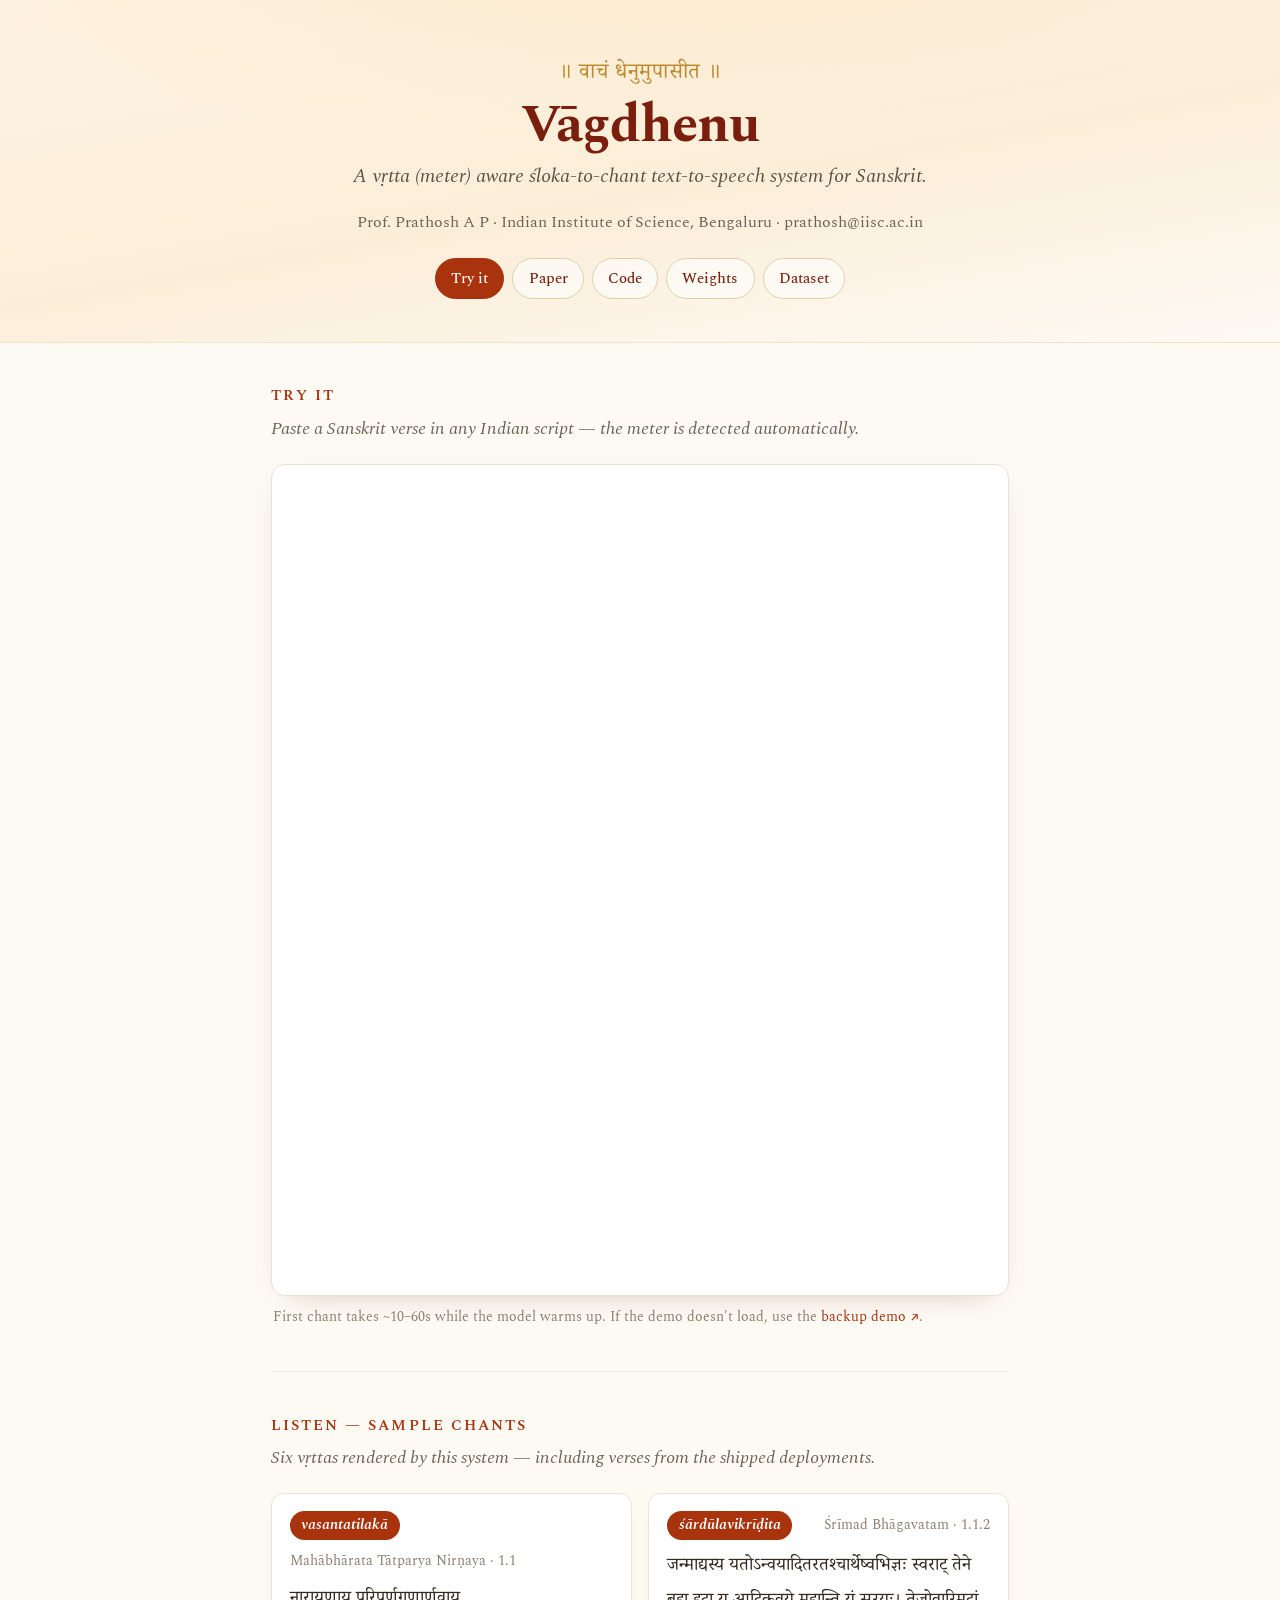
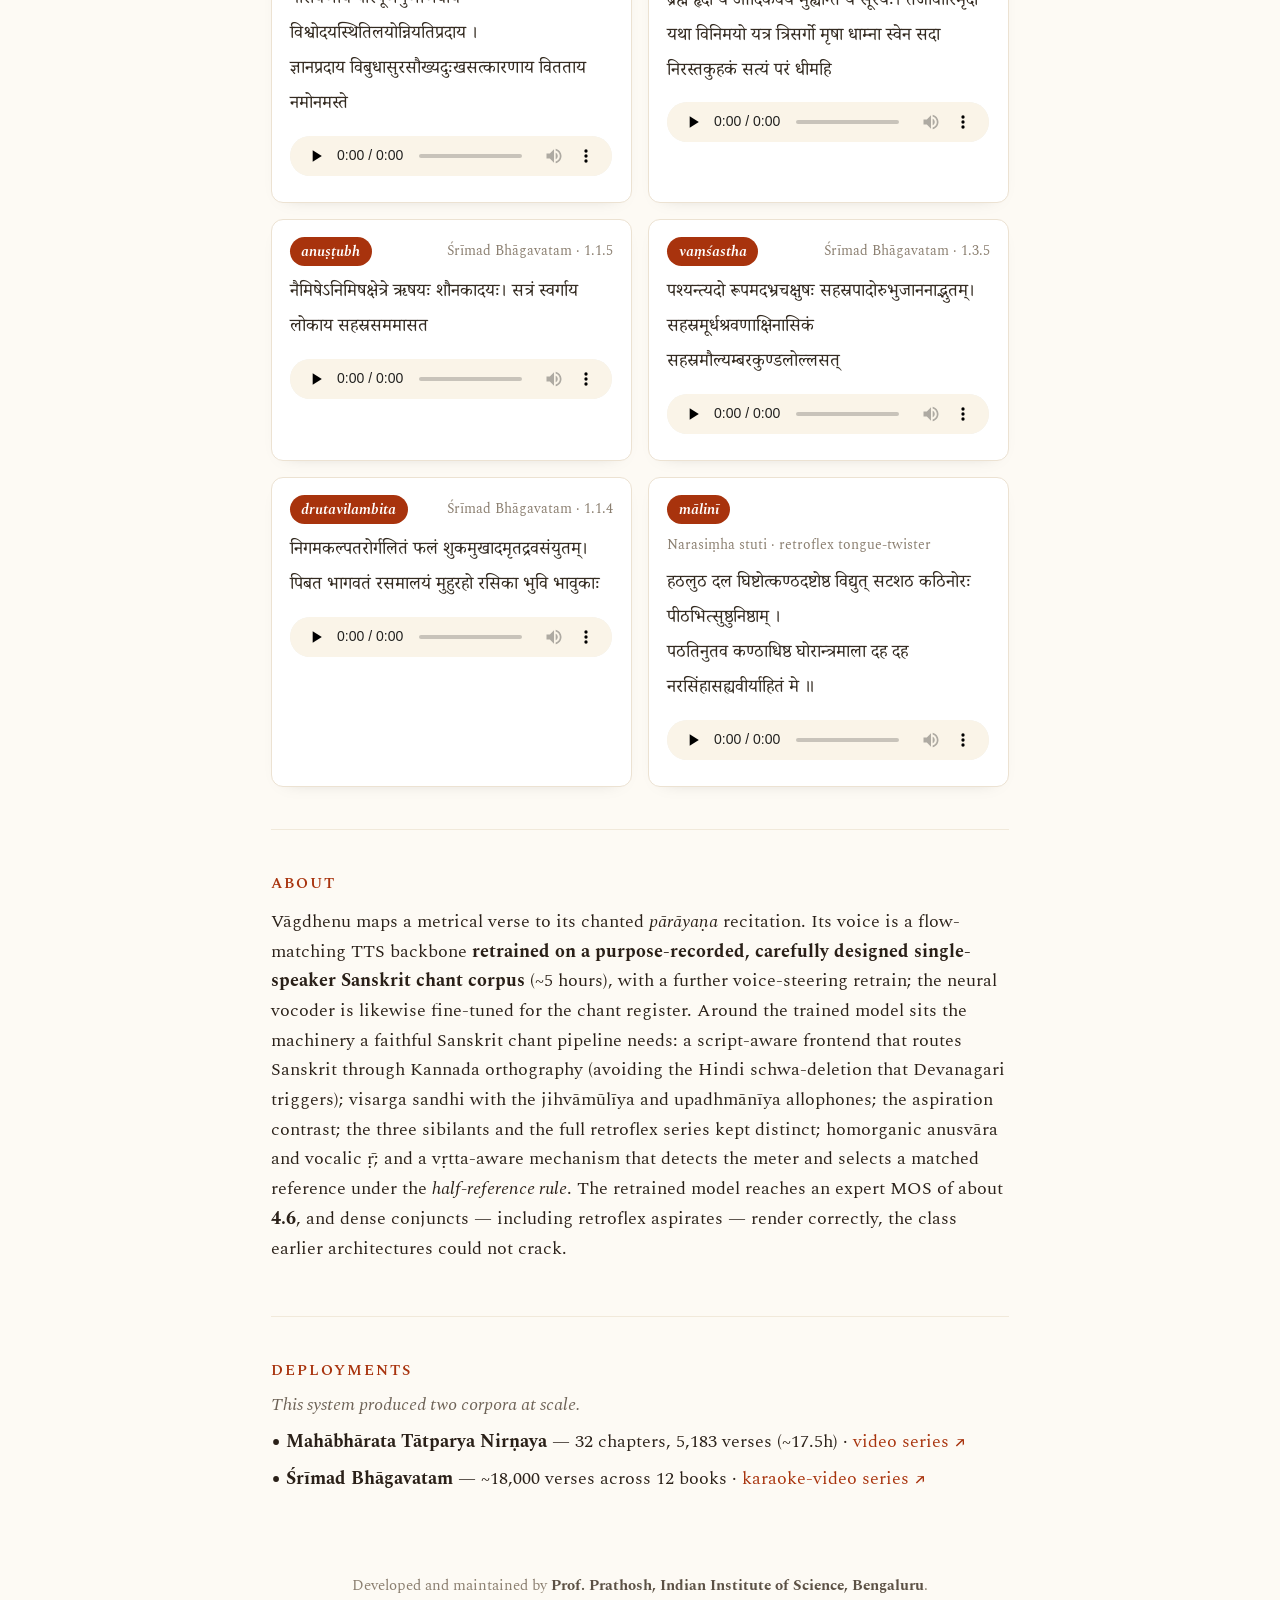
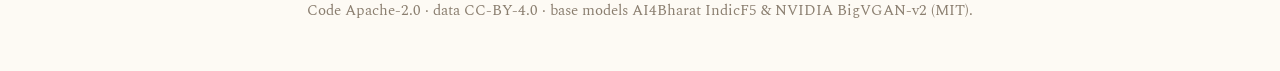
<file: vagdhenu/docs/index.html>
<!doctype html>
<html lang="en">
<head>
<meta charset="utf-8">
<meta name="viewport" content="width=device-width, initial-scale=1">
<title>Vāgdhenu — A Vṛtta-Aware Śloka-to-Chant TTS for Sanskrit</title>
<meta name="description" content="Vāgdhenu: a meter-aware Sanskrit śloka-to-chant text-to-speech system. Prof. Prathosh A P, Indian Institute of Science, Bengaluru.">
<meta property="og:title" content="Vāgdhenu — Sanskrit Śloka-to-Chant TTS">
<meta property="og:description" content="A vṛtta (meter) aware śloka-to-chant system for Sanskrit. Try the live demo, hear sample chants, read the paper.">
<link rel="preconnect" href="https://fonts.googleapis.com">
<link rel="preconnect" href="https://fonts.gstatic.com" crossorigin>
<link href="https://fonts.googleapis.com/css2?family=Spectral:ital,wght@0,400;0,500;0,600;0,700;1,400&family=Noto+Serif+Devanagari:wght@400;500;600&display=swap" rel="stylesheet">
<style>
  :root {
    --ink:#2a2018; --soft:#6d6256; --accent:#a8330d; --gold:#bd8a2d;
    --line:#ece2d2; --bg:#fdfaf4; --card:#ffffff;
  }
  *{box-sizing:border-box}
  html{scroll-behavior:smooth}
  body{margin:0;background:var(--bg);color:#2a2018;
        font-family:'Spectral',Georgia,serif;font-size:18px;line-height:1.65;
        -webkit-font-smoothing:antialiased}
  .wrap{max-width:780px;margin:0 auto;padding:0 1.3rem}
  a{color:#a8330d;text-decoration:none}
  a:hover{text-decoration:underline}

  /* hero */
  header.hero{background:
      radial-gradient(1200px 380px at 50% -120px, #fbe6c9 0%, rgba(251,230,201,0) 70%),
      linear-gradient(170deg,#fdf4e2 0%, #fbeed9 55%, #fdfaf4 100%);
      border-bottom:1px solid #efe2cb;text-align:center;
      padding:3.6rem 1.3rem 2.7rem}
  .sanskrit{font-family:'Noto Serif Devanagari',serif;color:#bd8a2d;
             font-size:1.35rem;letter-spacing:.03em;margin:0 0 .35rem}
  h1{font-size:3.3rem;line-height:1;margin:.1rem 0 .5rem;font-weight:700;
      color:#7a1f0d;letter-spacing:-.02em}
  .tag{font-size:1.22rem;font-style:italic;color:#5c5145;margin:.2rem auto 1.1rem;max-width:30em}
  .by{color:#6d6256;font-size:1rem;margin:0 0 1.4rem}
  .by a{color:#6d6256}
  .pills{display:flex;flex-wrap:wrap;gap:.5rem;justify-content:center;margin-top:.4rem}
  .pill{display:inline-block;padding:.42rem .95rem;border:1px solid #e0cfa8;border-radius:999px;
         background:rgba(255,255,255,.6);color:#7a1f0d;font-size:.95rem;font-weight:500;
         transition:all .15s ease}
  .pill:hover{background:#a8330d;color:#fff;border-color:#a8330d;text-decoration:none}
  .pill.primary{background:#a8330d;color:#fff;border-color:#a8330d}
  .pill.primary:hover{background:#7a1f0d;border-color:#7a1f0d}

  section{padding:2.6rem 0}
  section + section{border-top:1px solid #f1e9da}
  h2{font-family:'Spectral',serif;font-size:.92rem;text-transform:uppercase;letter-spacing:.14em;
      color:#a8330d;font-weight:600;margin:0 0 .3rem}
  h2 + .lead{color:#6d6256;margin:.1rem 0 1.3rem;font-style:italic}
  p{margin:.7rem 0}

  .demo{border:1px solid #ece2d2;border-radius:14px;overflow:hidden;background:#fff;
         box-shadow:0 10px 30px -18px rgba(122,31,13,.35)}
  .demo iframe{display:block;width:100%;height:830px;border:0}
  .note{font-size:.9rem;color:#8a7e6f;margin:.6rem 2px 0}

  .clips{display:grid;grid-template-columns:repeat(2,1fr);gap:1rem}
  @media(max-width:600px){ .clips{grid-template-columns:1fr} }
  .clip{margin:0;background:#fff;border:1px solid #ece2d2;border-radius:12px;
         padding:1.05rem 1.15rem;box-shadow:0 6px 18px -16px rgba(0,0,0,.35)}
  .clip-head{display:flex;align-items:center;justify-content:space-between;gap:.6rem;flex-wrap:wrap}
  .badge{font-style:italic;font-weight:600;color:#fff;background:#a8330d;
          padding:.16rem .7rem;border-radius:999px;font-size:.92rem}
  .src{color:#8a7e6f;font-size:.9rem}
  .verse{font-family:'Noto Serif Devanagari',serif;font-size:1.12rem;line-height:1.95;
          color:#332a20;margin:.6rem 0 .8rem}
  audio{width:100%;height:40px}
  audio::-webkit-media-controls-panel{background:#faf4e8}

  .deploy p{margin:.45rem 0}
  footer{padding:2rem 0 3rem;color:#8a7e6f;font-size:.92rem;text-align:center}
  footer strong{color:#5c5145}
  @media(max-width:560px){ h1{font-size:2.5rem} body{font-size:17px} .demo iframe{height:860px} }
</style>
</head>
<body>
<header class="hero">
  <div class="wrap">
    <p class="sanskrit">॥ वाचं धेनुमुपासीत ॥</p>
    <h1>Vāgdhenu</h1>
    <p class="tag">A vṛtta (meter) aware śloka-to-chant text-to-speech system for Sanskrit.</p>
    <p class="by">Prof. Prathosh A P · Indian Institute of Science, Bengaluru · <a href="mailto:prathosh@iisc.ac.in">prathosh@iisc.ac.in</a></p>
    <div class="pills">
      <a class="pill primary" href="#try">Try it</a>
      <a class="pill" href="vagdhenu_paper.pdf">Paper</a>
      <a class="pill" href="https://github.com/prathoshap/vagdhenu">Code</a>
      <a class="pill" href="https://huggingface.co/prathoshap/vagdhenu">Weights</a>
      <a class="pill" href="https://huggingface.co/datasets/prathoshap/vagdhenu-data">Dataset</a>
    </div>
  </div>
</header>

<div class="wrap">
  <section id="try">
    <h2>Try it</h2>
    <p class="lead">Paste a Sanskrit verse in any Indian script — the meter is detected automatically.</p>
    <div class="demo">
      <iframe id="demoframe" loading="lazy" allow="autoplay" title="Vāgdhenu live demo"></iframe>
    </div>
    <p class="note">First chant takes ~10–60s while the model warms up. If the demo doesn't load,
      use the <a id="backuplink" href="https://prathoshap-vagdhenu-demo.hf.space?__theme=light" target="_blank" rel="noopener">backup demo&nbsp;↗</a>.</p>
  </section>

  <section>
    <h2>Listen — sample chants</h2>
    <p class="lead">Six vṛttas rendered by this system — including verses from the shipped deployments.</p>
    <div class="clips">
      <figure class="clip">
        <div class="clip-head">
          <span class="badge">vasantatilakā</span>
          <span class="src">Mahābhārata Tātparya Nirṇaya · 1.1</span>
        </div>
        <p class="verse">नारायणाय परिपूर्णगुणार्णवाय विश्वोदयस्थितिलयोन्नियतिप्रदाय ।<br>ज्ञानप्रदाय विबुधासुरसौख्यदुःखसत्कारणाय वितताय नमोनमस्ते</p>
        <audio controls preload="none" src="audio/01_vasantatilaka_mbtn.mp3"></audio>
      </figure>
      <figure class="clip">
        <div class="clip-head">
          <span class="badge">śārdūlavikrīḍita</span>
          <span class="src">Śrīmad Bhāgavatam · 1.1.2</span>
        </div>
        <p class="verse">जन्माद्यस्य यतोऽन्वयादितरतश्‍चार्थेष्वभिज्ञः स्वराट् तेने ब्रह्म हृदा य आदिकवये मुह्यन्ति यं सूरयः। तेजोवारिमृदां यथा विनिमयो यत्र त्रिसर्गो मृषा धाम्ना स्वेन सदा निरस्तकुहकं सत्यं परं धीमहि</p>
        <audio controls preload="none" src="audio/02_shardulavikridita_bhagavatam.mp3"></audio>
      </figure>
      <figure class="clip">
        <div class="clip-head">
          <span class="badge">anuṣṭubh</span>
          <span class="src">Śrīmad Bhāgavatam · 1.1.5</span>
        </div>
        <p class="verse">नैमिषेऽनिमिषक्षेत्रे ऋषयः शौनकादयः। सत्रं स्वर्गाय लोकाय सहस्रसममासत</p>
        <audio controls preload="none" src="audio/03_anushtubh_bhagavatam.mp3"></audio>
      </figure>
      <figure class="clip">
        <div class="clip-head">
          <span class="badge">vaṃśastha</span>
          <span class="src">Śrīmad Bhāgavatam · 1.3.5</span>
        </div>
        <p class="verse">पश्यन्त्यदो रूपमदभ्रचक्षुषः सहस्रपादोरुभुजाननाद्भुतम्। सहस्रमूर्धश्रवणाक्षिनासिकं सहस्रमौल्यम्बरकुण्डलोल्‍लसत्</p>
        <audio controls preload="none" src="audio/04_vamshastha_bhagavatam.mp3"></audio>
      </figure>
      <figure class="clip">
        <div class="clip-head">
          <span class="badge">drutavilambita</span>
          <span class="src">Śrīmad Bhāgavatam · 1.1.4</span>
        </div>
        <p class="verse">निगमकल्पतरोर्गलितं फलं शुकमुखादमृतद्रवसंयुतम्। पिबत भागवतं रसमालयं मुहुरहो रसिका भुवि भावुकाः</p>
        <audio controls preload="none" src="audio/05_drutavilambita_bhagavatam.mp3"></audio>
      </figure>
      <figure class="clip">
        <div class="clip-head">
          <span class="badge">mālinī</span>
          <span class="src">Narasiṃha stuti · retroflex tongue-twister</span>
        </div>
        <p class="verse">हठलुठ दल घिष्टोत्कण्ठदष्टोष्ठ विद्युत् सटशठ कठिनोरः पीठभित्सुष्ठुनिष्ठाम् ।<br>पठतिनुतव कण्ठाधिष्ठ घोरान्त्रमाला दह दह नरसिंहासह्यवीर्याहितं मे ॥</p>
        <audio controls preload="none" src="audio/06_malini_narasimha.mp3"></audio>
      </figure>
    </div>
  </section>

  <section>
    <h2>About</h2>
    <p>Vāgdhenu maps a metrical verse to its chanted <em>pārāyaṇa</em> recitation. Its voice is a
    flow-matching TTS backbone <strong>retrained on a purpose-recorded, carefully designed
    single-speaker Sanskrit chant corpus</strong> (~5 hours), with a further voice-steering retrain;
    the neural vocoder is likewise fine-tuned for the chant register. Around the trained model sits
    the machinery a faithful Sanskrit chant pipeline needs: a script-aware frontend that routes
    Sanskrit through Kannada orthography (avoiding the Hindi schwa-deletion that Devanagari triggers);
    visarga sandhi with the jihvāmūlīya and upadhmānīya allophones; the aspiration contrast; the three
    sibilants and the full retroflex series kept distinct; homorganic anusvāra and vocalic ṝ; and a
    vṛtta-aware mechanism that detects the meter and selects a matched reference under the
    <em>half-reference rule</em>. The retrained model reaches an expert MOS of about <strong>4.6</strong>,
    and dense conjuncts — including retroflex aspirates — render correctly, the class earlier
    architectures could not crack.</p>
  </section>

  <section class="deploy">
    <h2>Deployments</h2>
    <p class="lead">This system produced two corpora at scale.</p>
    <p>● <strong>Mahābhārata Tātparya Nirṇaya</strong> — 32 chapters, 5,183 verses (~17.5h) ·
       <a href="https://www.youtube.com/playlist?list=PLL1s8qiaGy0IP0G_PhlwaGA5EOfzoKrV_">video series ↗</a></p>
    <p>● <strong>Śrīmad Bhāgavatam</strong> — ~18,000 verses across 12 books ·
       <a href="https://www.youtube.com/playlist?list=PLDiYyVdyo2Sc">karaoke-video series ↗</a></p>
  </section>

  <footer>
    Developed and maintained by <strong>Prof. Prathosh, Indian Institute of Science, Bengaluru</strong>.<br>
    Code Apache-2.0 · data CC-BY-4.0 · base models AI4Bharat IndicF5 &amp; NVIDIA BigVGAN-v2 (MIT).
  </footer>
</div>
<script>
(function(){
  // ece A6000 only (no per-visitor quota). HF Space kept ONLY as an automatic fallback
  // if ece is unreachable. (HF_SHARE=0 → no proactive HF routing; it threw ZeroGPU quota notices.)
  var ECE = "https://demo.prathosh.in/?__theme=light";
  var HF  = "https://prathoshap-vagdhenu-demo.hf.space?__theme=light";
  var HF_SHARE = 0.0;   // 0 = everyone on ece (HF only as down-fallback)
  var frame = document.getElementById("demoframe");
  function use(url){ frame.src = url; }
  if (Math.random() < HF_SHARE) { use(HF); return; }
  // ece for the rest; if it's unreachable within 6s, fall back to HF too
  var done = false, ctrl = new AbortController();
  var timer = setTimeout(function(){ if(!done){ done=true; ctrl.abort(); use(HF); } }, 6000);
  fetch(ECE, {mode:"no-cors", signal:ctrl.signal, cache:"no-store"})
    .then(function(){ if(!done){ done=true; clearTimeout(timer); use(ECE); } })
    .catch(function(){ if(!done){ done=true; clearTimeout(timer); use(HF); } });
})();
</script>
</body>
</html>
</file>
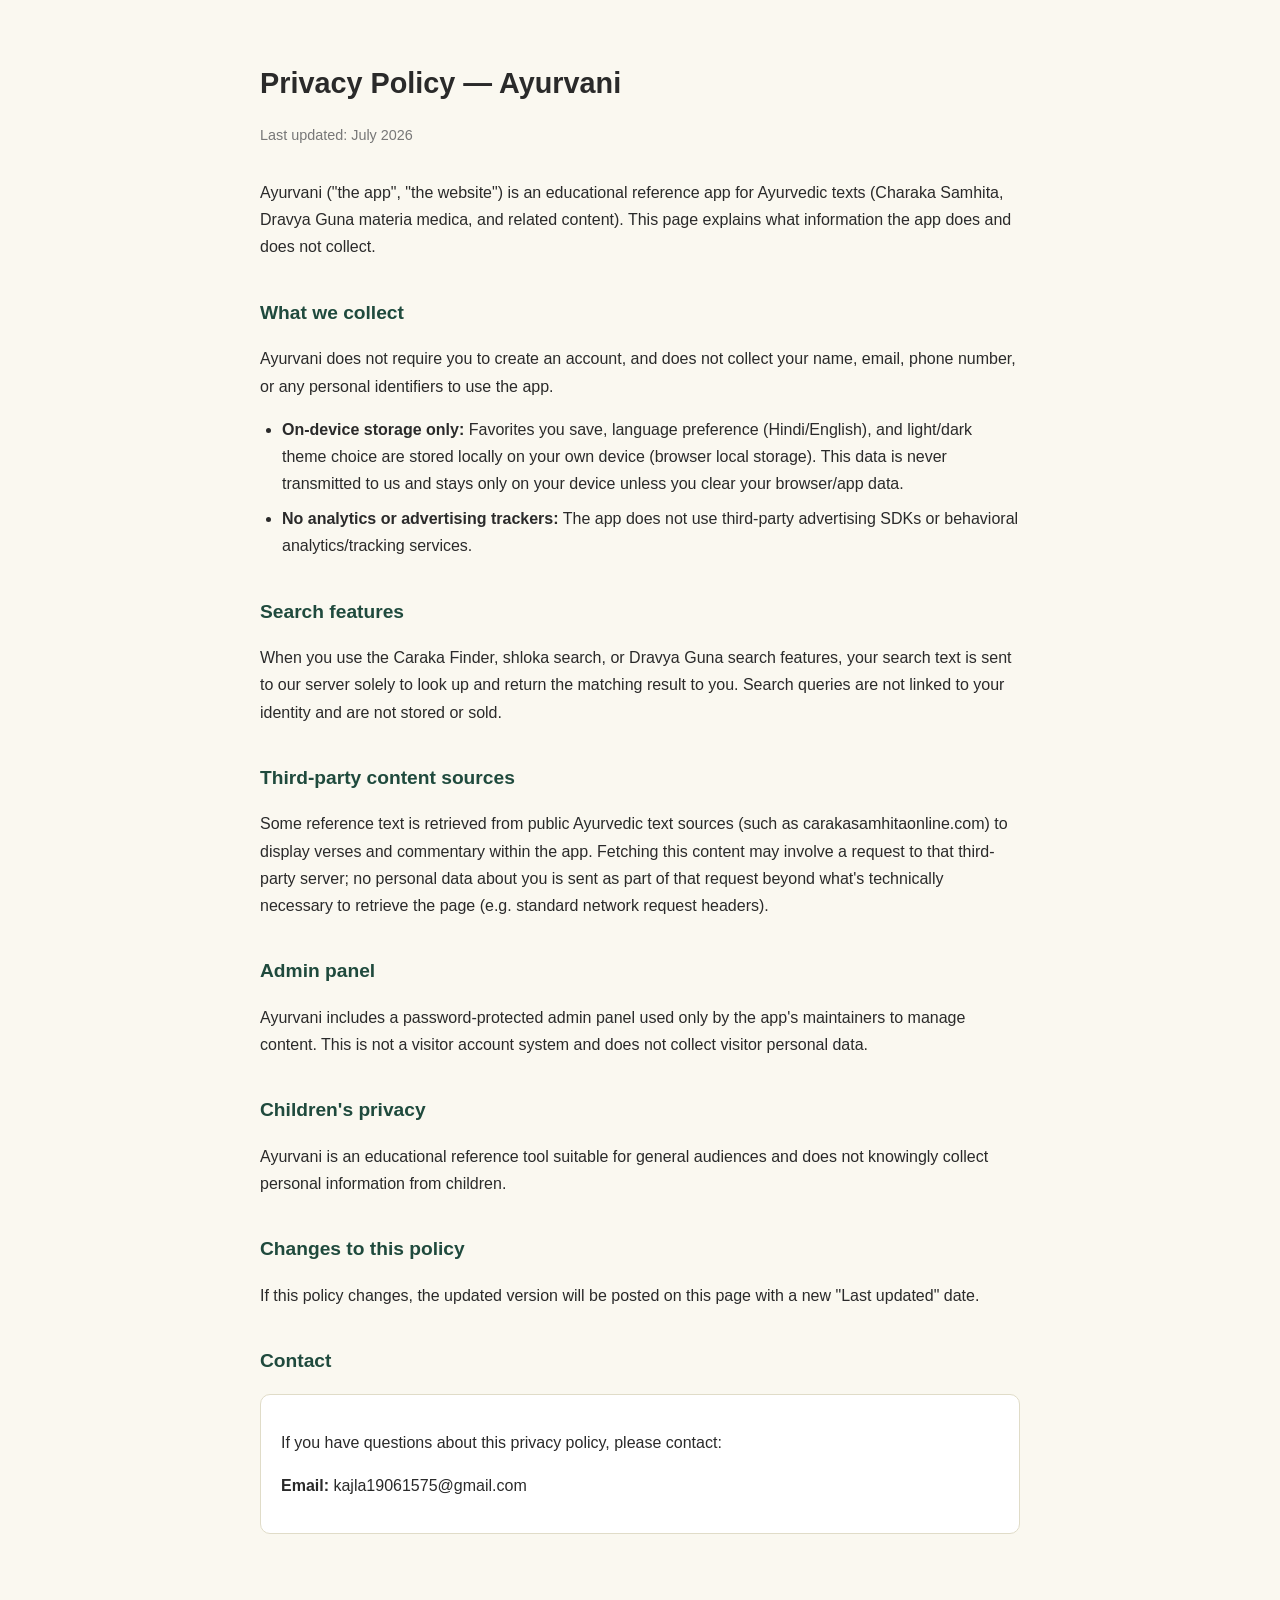
<file: privacy-policy.html>
<!DOCTYPE html>
<html lang="en">
<head>
<meta charset="UTF-8">
<meta name="viewport" content="width=device-width, initial-scale=1.0">
<title>Privacy Policy — Ayurvani</title>
<style>
  body {
    font-family: -apple-system, BlinkMacSystemFont, 'Segoe UI', Roboto, sans-serif;
    max-width: 760px;
    margin: 0 auto;
    padding: 40px 24px 80px;
    line-height: 1.7;
    color: #2a2a2a;
    background: #faf8f0;
  }
  h1 { font-size: 1.8rem; margin-bottom: 4px; }
  .updated { color: #777; font-size: 0.9rem; margin-bottom: 32px; }
  h2 { font-size: 1.2rem; margin-top: 36px; color: #1F4A3D; }
  ul { padding-left: 22px; }
  li { margin-bottom: 8px; }
  a { color: #C59841; }
  .contact-box {
    background: #fff;
    border: 1px solid #e0dcc8;
    border-radius: 10px;
    padding: 18px 20px;
    margin-top: 12px;
  }
</style>
</head>
<body>

<h1>Privacy Policy — Ayurvani</h1>
<p class="updated">Last updated: July 2026</p>

<p>Ayurvani ("the app", "the website") is an educational reference app for Ayurvedic texts (Charaka Samhita, Dravya Guna materia medica, and related content). This page explains what information the app does and does not collect.</p>

<h2>What we collect</h2>
<p>Ayurvani does not require you to create an account, and does not collect your name, email, phone number, or any personal identifiers to use the app.</p>
<ul>
  <li><strong>On-device storage only:</strong> Favorites you save, language preference (Hindi/English), and light/dark theme choice are stored locally on your own device (browser local storage). This data is never transmitted to us and stays only on your device unless you clear your browser/app data.</li>
  <li><strong>No analytics or advertising trackers:</strong> The app does not use third-party advertising SDKs or behavioral analytics/tracking services.</li>
</ul>

<h2>Search features</h2>
<p>When you use the Caraka Finder, shloka search, or Dravya Guna search features, your search text is sent to our server solely to look up and return the matching result to you. Search queries are not linked to your identity and are not stored or sold.</p>

<h2>Third-party content sources</h2>
<p>Some reference text is retrieved from public Ayurvedic text sources (such as carakasamhitaonline.com) to display verses and commentary within the app. Fetching this content may involve a request to that third-party server; no personal data about you is sent as part of that request beyond what's technically necessary to retrieve the page (e.g. standard network request headers).</p>

<h2>Admin panel</h2>
<p>Ayurvani includes a password-protected admin panel used only by the app's maintainers to manage content. This is not a visitor account system and does not collect visitor personal data.</p>

<h2>Children's privacy</h2>
<p>Ayurvani is an educational reference tool suitable for general audiences and does not knowingly collect personal information from children.</p>

<h2>Changes to this policy</h2>
<p>If this policy changes, the updated version will be posted on this page with a new "Last updated" date.</p>

<h2>Contact</h2>
<div class="contact-box">
  <p>If you have questions about this privacy policy, please contact:</p>
  <p><strong>Email:</strong> kajla19061575@gmail.com</p>
</div>

</body>
</html>
</file>
